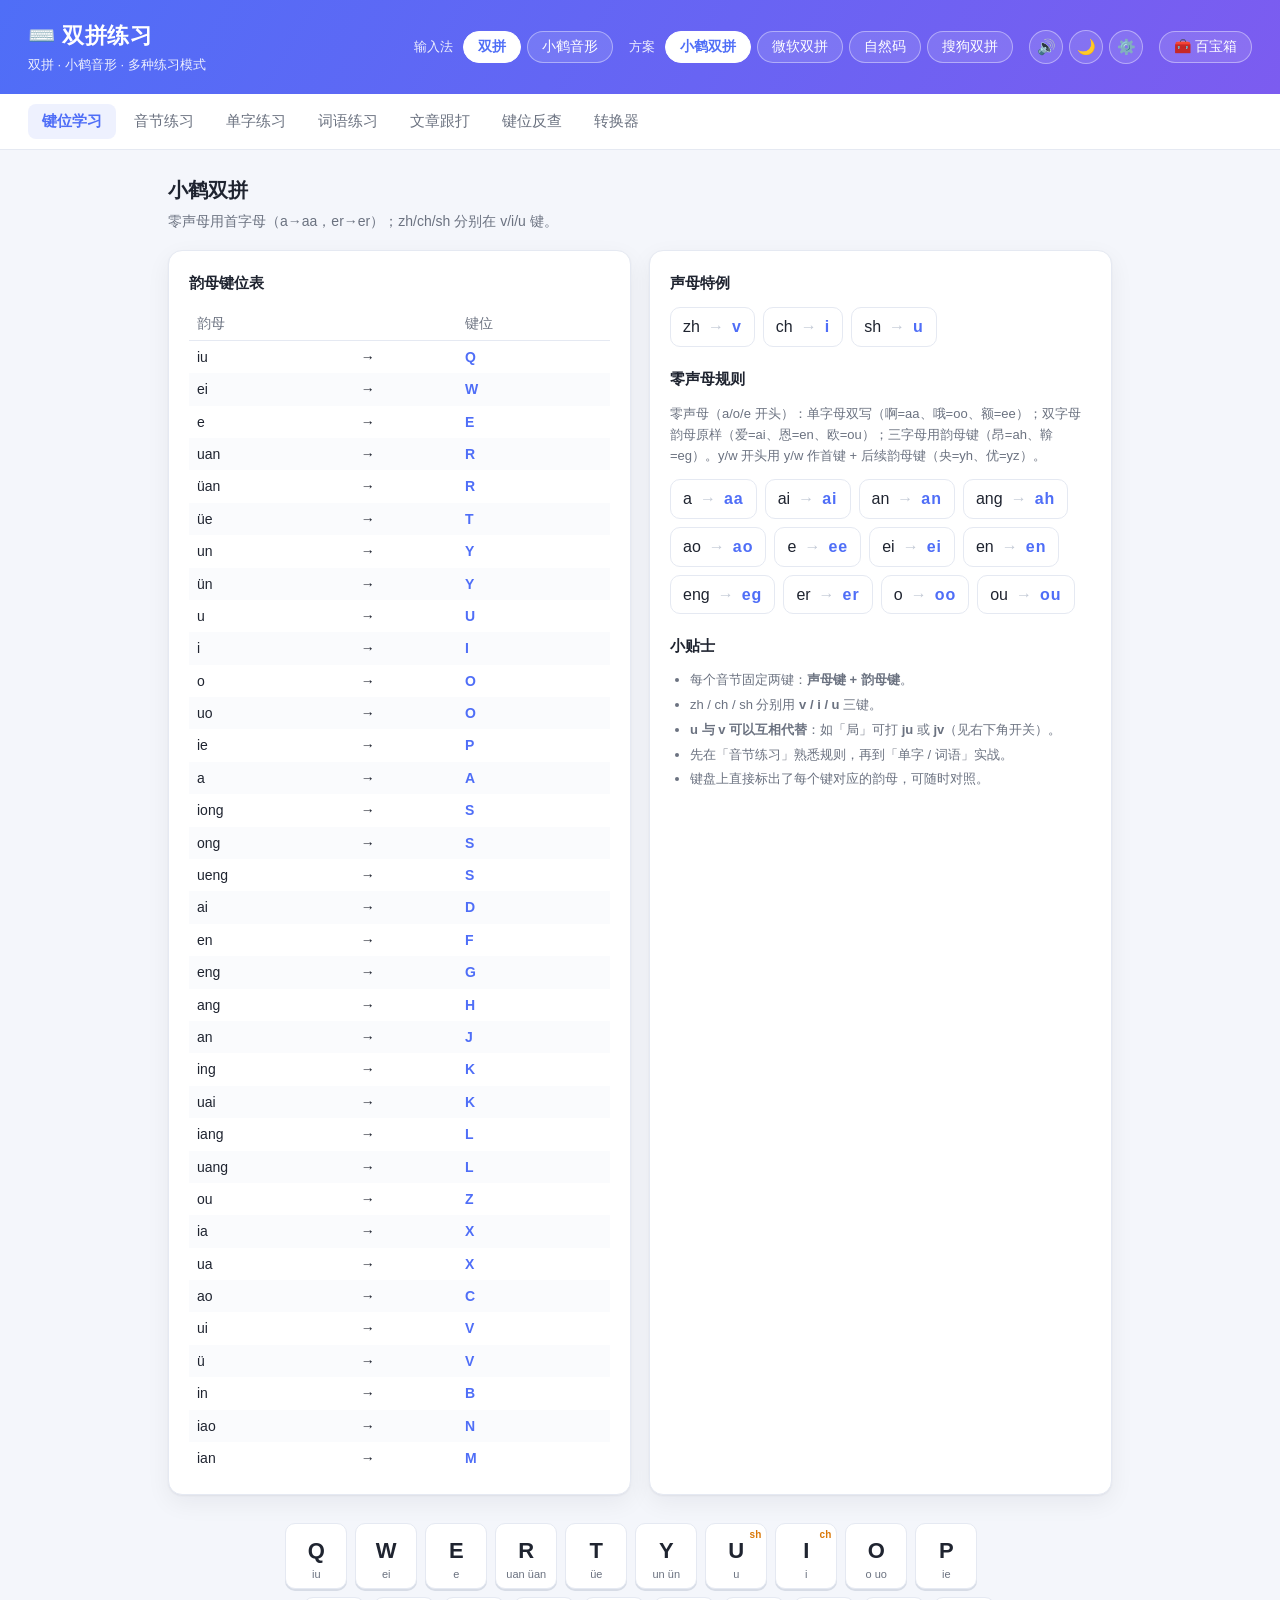
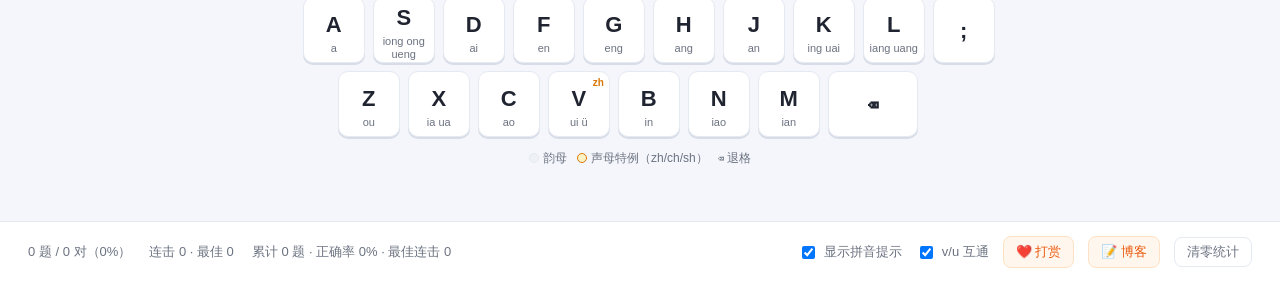
<file: index.html>
<!DOCTYPE html>
<html lang="zh-CN">
<head>
  <meta charset="UTF-8" />
  <meta name="viewport" content="width=device-width, initial-scale=1.0, viewport-fit=cover" />
  <title>双拼练习 · 多种模式</title>
  <link rel="stylesheet" href="style.css?v=6" />
</head>
<body>
  <header class="topbar">
    <div class="brand">
      <h1>⌨️ 双拼练习</h1>
      <p class="tagline">双拼 · 小鹤音形 · 多种练习模式</p>
    </div>
    <div class="topbar-right">
      <div class="ime-box">
        <span class="scheme-label">输入法</span>
        <div id="imeSwitch" class="ime-switch">
          <button class="ime-btn active" data-ime="shuangpin">双拼</button>
          <button class="ime-btn" data-ime="yinxing">小鹤音形</button>
        </div>
      </div>
      <div class="scheme-box" id="schemeBox">
        <span class="scheme-label">方案</span>
        <div id="schemeSelect" class="scheme-select"></div>
      </div>
      <div class="icon-group">
        <button id="soundBtn" class="icon-btn" title="敲击音效开关">🔊</button>
        <button id="themeBtn" class="icon-btn" title="深色模式">🌙</button>
        <button id="settingsBtn" class="icon-btn" title="设置">⚙️</button>
      </div>
      <button id="treasureBtn" class="treasure-btn" title="百宝箱">🧰 百宝箱</button>
    </div>
  </header>

  <nav class="nav" id="nav">
    <button class="nav-btn" data-mode="layout" data-ime="shuangpin">键位学习</button>
    <button class="nav-btn" data-mode="syllable" data-ime="shuangpin">音节练习</button>
    <button class="nav-btn" data-mode="character" data-ime="shuangpin">单字练习</button>
    <button class="nav-btn" data-mode="word" data-ime="shuangpin">词语练习</button>
    <button class="nav-btn" data-mode="passage" data-ime="shuangpin">文章跟打</button>
    <button class="nav-btn" data-mode="reverse" data-ime="shuangpin">键位反查</button>
    <button class="nav-btn" data-mode="converter" data-ime="shuangpin">转换器</button>
    <button class="nav-btn" data-mode="yxteach" data-ime="yinxing">音形教学</button>
    <button class="nav-btn" data-mode="yxpractice" data-ime="yinxing">音形练习</button>
  </nav>

  <main class="main">
    <!-- 键位学习 -->
    <section id="panel-layout" class="panel">
      <div class="panel-head">
        <h2 id="layoutName">小鹤双拼</h2>
        <p class="note" id="layoutNote"></p>
      </div>
      <div class="layout-grid">
        <div class="layout-card">
          <h3>韵母键位表</h3>
          <table class="final-table">
            <thead><tr><th>韵母</th><th></th><th>键位</th></tr></thead>
            <tbody id="finalTable"></tbody>
          </table>
        </div>
        <div class="layout-card">
          <h3>声母特例</h3>
          <div id="initialExamples" class="chip-wrap"></div>
          <h3>零声母规则</h3>
          <p class="hint-text">零声母（a/o/e 开头）：单字母双写（啊=aa、哦=oo、额=ee）；双字母韵母原样（爱=ai、恩=en、欧=ou）；三字母用韵母键（昂=ah、鞥=eg）。y/w 开头用 y/w 作首键 + 后续韵母键（央=yh、优=yz）。</p>
          <div id="zeroExamples" class="chip-wrap"></div>
          <h3>小贴士</h3>
          <ul class="tips">
            <li>每个音节固定两键：<b>声母键 + 韵母键</b>。</li>
            <li>zh / ch / sh 分别用 <b>v / i / u</b> 三键。</li>
            <li><b>u 与 v 可以互相代替</b>：如「局」可打 <b>ju</b> 或 <b>jv</b>（见右下角开关）。</li>
            <li>先在「音节练习」熟悉规则，再到「单字 / 词语」实战。</li>
            <li>键盘上直接标出了每个键对应的韵母，可随时对照。</li>
          </ul>
        </div>
      </div>
    </section>

    <!-- 音节练习 -->
    <section id="panel-syllable" class="panel">
      <div class="panel-head">
        <h2>音节练习</h2>
        <p class="note">看拼音音节，敲出它的双拼编码（两键）。</p>
      </div>
      <div class="drill">
        <div class="prompt" id="syPrompt"></div>
        <div class="slots" id="sySlots"></div>
        <div class="feedback" id="syFeedback"></div>
      </div>
    </section>

    <!-- 单字练习 -->
    <section id="panel-character" class="panel">
      <div class="panel-head">
        <h2>单字练习</h2>
        <p class="note">看汉字，敲出它的双拼编码。可在右上角开关拼音提示。</p>
      </div>
      <div class="drill">
        <div class="prompt" id="chPrompt"></div>
        <div class="hint" id="chHint"></div>
        <div class="slots" id="chSlots"></div>
        <div class="feedback" id="chFeedback"></div>
      </div>
    </section>

    <!-- 词语练习 -->
    <section id="panel-word" class="panel">
      <div class="panel-head">
        <h2>词语练习</h2>
        <p class="note">看词语，连续敲出每个字的双拼编码。</p>
      </div>
      <div class="drill">
        <div class="prompt" id="wdPrompt"></div>
        <div class="hint" id="wdHint"></div>
        <div class="slots" id="wdSlots"></div>
        <div class="feedback" id="wdFeedback"></div>
      </div>
    </section>

    <!-- 文章跟打 -->
    <section id="panel-passage" class="panel">
      <div class="panel-head">
        <h2>文章跟打</h2>
        <p class="note">逐字输入双拼编码，跟打整句。绿色对、红色错，结束后统计速度。</p>
      </div>
      <div class="drill">
        <div class="passage-text" id="psText"></div>
        <div class="hint" id="psHint"></div>
        <div class="slots" id="psSlots"></div>
        <div class="feedback" id="psFeedback"></div>
        <div id="psResult" class="ps-result"></div>
        <button class="start-btn" id="psStart">开始 / 换一段</button>
      </div>
    </section>

    <!-- 键位反查 -->
    <section id="panel-reverse" class="panel">
      <div class="panel-head">
        <h2>键位反查</h2>
        <p class="note">反向记忆：看韵母敲键位，或看键位选韵母。</p>
        <div class="seg">
          <button id="rvF2k" class="seg-btn active">韵母 → 键位</button>
          <button id="rvK2f" class="seg-btn">键位 → 韵母</button>
        </div>
      </div>
      <div class="drill">
        <div class="prompt" id="rvPrompt"></div>
        <div class="hint" id="rvHint"></div>
        <div class="slots" id="rvSlots"></div>
        <div id="rvChoices" class="choices"></div>
        <div class="feedback" id="rvFeedback"></div>
      </div>
    </section>

    <!-- 转换器 -->
    <section id="panel-converter" class="panel">
      <div class="panel-head">
        <h2>拼音 → 双拼转换器</h2>
        <p class="note">输入拼音音节（空格分隔），实时转换为当前方案的双拼编码。</p>
      </div>
      <div class="converter">
        <input id="cvInput" class="cv-input" type="text" placeholder="例如：zhong guo shuang pin" autocomplete="off" spellcheck="false" />
        <div id="cvOutput" class="cv-output"></div>
      </div>
    </section>

    <!-- 音形教学 -->
    <section id="panel-yxteach" class="panel">
      <div class="panel-head">
        <h2>小鹤音形 · 教学</h2>
        <p class="note">小鹤音形 = <b>音码</b>（小鹤双拼，2 键）+ <b>形码</b>（首形 + 末形，2 键），每字共 4 键。</p>
      </div>
      <div class="yx-cols">
        <div class="layout-card">
          <h3>① 笔画键（拆分最小单元）</h3>
          <table class="final-table" id="yxStrokeTable"><tbody></tbody></table>
          <h3>③ 小字字根（按声母定键，免记忆）</h3>
          <p class="hint-text">「小字」是不能再拆出字/部件、或由单笔画衍生的独体字，取其<b>声母</b>所在的键即可（zh→v、ch→i、sh→u）。</p>
          <div id="yxXiaozi" class="yx-root-list"></div>
        </div>
        <div class="layout-card">
          <h3>② 部件字根（偏旁部首，按称谓定键）</h3>
          <table class="final-table yx-bj"><tbody id="yxBujianTable"></tbody></table>
        </div>
      </div>
      <div class="layout-card yx-rules">
        <h3>④ 拆分规则</h3>
        <ul class="tips">
          <li><b>字取首末</b>：取字的首、末两个字根（小字/部件），孰大优先，无则取笔画。</li>
          <li><b>相交不拆</b>：字根与其它笔画相交则被破坏，不取（如「中」不能拆「口」）。</li>
          <li><b>插隔不取</b>：字根被单笔插入或被结构隔开，则不再是字根（如「办」取「力丶」）。</li>
          <li><b>廴辶优先</b>：以「廴 辶」为部首的字，首码先取（如「这=辶文」「建=廴聿」）。</li>
        </ul>
        <h3>⑤ 示例</h3>
        <div id="yxExamples" class="chip-wrap"></div>
      </div>
    </section>

    <!-- 音形练习 -->
    <section id="panel-yxpractice" class="panel">
      <div class="panel-head">
        <h2>音形练习</h2>
        <p class="note">看汉字，敲出它的完整音形码（音码 2 键 + 形码 2 键）。</p>
      </div>
      <div class="drill">
        <div class="prompt" id="yxPrompt"></div>
        <div class="hint" id="yxHint"></div>
        <div class="slots" id="yxSlots"></div>
        <div class="feedback" id="yxFeedback"></div>
      </div>
    </section>

    <!-- 键盘 -->
    <div id="keyboardWrap" class="keyboard-wrap">
      <p class="kb-tip">👆 点按键盘即可输入（手机/平板可直接使用）</p>
      <div id="keyboard" class="keyboard"></div>
      <p class="kb-legend"><span class="dot dot-final"></span>韵母 &nbsp; <span class="dot dot-initial"></span>声母特例（zh/ch/sh） &nbsp; ⌫ 退格</p>
    </div>
  </main>

  <footer class="footer">
    <div class="stats">
      <span id="statSession">0 题 / 0 对</span>
      <span id="statStreak">连击 0</span>
      <span id="statAll">累计 0 题</span>
    </div>
    <div class="tools">
      <label class="hint-toggle"><input type="checkbox" id="hintToggle" /> 显示拼音提示</label>
      <label class="hint-toggle"><input type="checkbox" id="vuToggle" checked /> v/u 互通</label>
      <a class="donate-link" href="donate.html">❤️ 打赏</a>
      <a class="donate-link" href="blog/">📝 博客</a>
      <button id="resetStats" class="ghost-btn">清零统计</button>
    </div>
  </footer>

  <!-- 百宝箱 -->
  <div class="treasure-overlay" id="treasureOverlay">
    <div class="treasure-modal" role="dialog" aria-modal="true" aria-label="百宝箱">
      <div class="treasure-head">
        <h2>🧰 百宝箱</h2>
        <p>点一个宝贝，看看会发生什么奇怪的事 👀</p>
        <button class="treasure-close" id="treasureClose" aria-label="关闭">×</button>
      </div>
      <div class="treasure-grid" id="treasureGrid">
        <button class="treasure-item" data-t="random"><span class="t-ico">🎲</span><span>抽一个</span></button>
        <button class="treasure-item" data-t="trivia"><span class="t-ico">💡</span><span>双拼冷知识</span></button>
        <button class="treasure-item" data-t="dujitang"><span class="t-ico">🐔</span><span>毒鸡汤</span></button>
        <button class="treasure-item" data-t="fortune"><span class="t-ico">🔮</span><span>今日运势</span></button>
        <button class="treasure-item" data-t="mars"><span class="t-ico">👽</span><span>火星文翻译</span></button>
        <button class="treasure-item" data-t="sound"><span class="t-ico">⌨️</span><span>打字音效</span></button>
        <button class="treasure-item" data-t="confetti"><span class="t-ico">🎊</span><span>答对彩蛋</span></button>
        <button class="treasure-item" data-t="catpaw"><span class="t-ico">🐾</span><span>猫爪光标</span></button>
      </div>
      <div class="treasure-output" id="treasureOutput"></div>
    </div>
  </div>

  <!-- 设置 -->
  <div class="treasure-overlay" id="settingsOverlay">
    <div class="treasure-modal" role="dialog" aria-modal="true" aria-label="设置">
      <div class="treasure-head">
        <h2>⚙️ 设置</h2>
        <p>调成你最舒服的样子</p>
        <button class="treasure-close" id="settingsClose" aria-label="关闭">×</button>
      </div>
      <div class="settings-body">
        <div class="set-row">
          <span class="set-label">主题</span>
          <div class="seg" id="setTheme">
            <button class="seg-btn" data-theme="light">☀️ 浅色</button>
            <button class="seg-btn" data-theme="dark">🌙 深色</button>
          </div>
        </div>
        <div class="set-row">
          <span class="set-label">敲击音效</span>
          <label class="hint-toggle"><input type="checkbox" id="setSound" /> 开启</label>
        </div>
        <div class="set-row">
          <span class="set-label">音色</span>
          <div class="seg" id="setTimbre">
            <button class="seg-btn" data-timbre="click">青轴</button>
            <button class="seg-btn" data-timbre="thock">红轴</button>
            <button class="seg-btn" data-timbre="typewriter">打字机</button>
            <button class="seg-btn" data-timbre="pop">气泡</button>
          </div>
        </div>
        <div class="set-row">
          <span class="set-label">音量</span>
          <input type="range" id="setVolume" class="set-range" min="0" max="100" step="1" />
          <span class="set-val" id="setVolumeVal">35%</span>
        </div>
        <div class="set-row">
          <span class="set-label">提示音</span>
          <label class="hint-toggle"><input type="checkbox" id="setCorrect" /> 答对</label>
          <label class="hint-toggle"><input type="checkbox" id="setWrong" /> 答错</label>
        </div>
        <div class="set-row">
          <span class="set-label">趣味</span>
          <label class="hint-toggle"><input type="checkbox" id="setConfetti" /> 答对彩带</label>
          <label class="hint-toggle"><input type="checkbox" id="setCatpaw" /> 猫爪光标</label>
        </div>
        <p class="hint-text">设置会自动保存在本机浏览器；音效首次需要敲一下键才会出声。</p>
      </div>
    </div>
  </div>

  <script src="data.js?v=6"></script>
  <script src="app.js?v=6"></script>
</body>
</html>
</file>
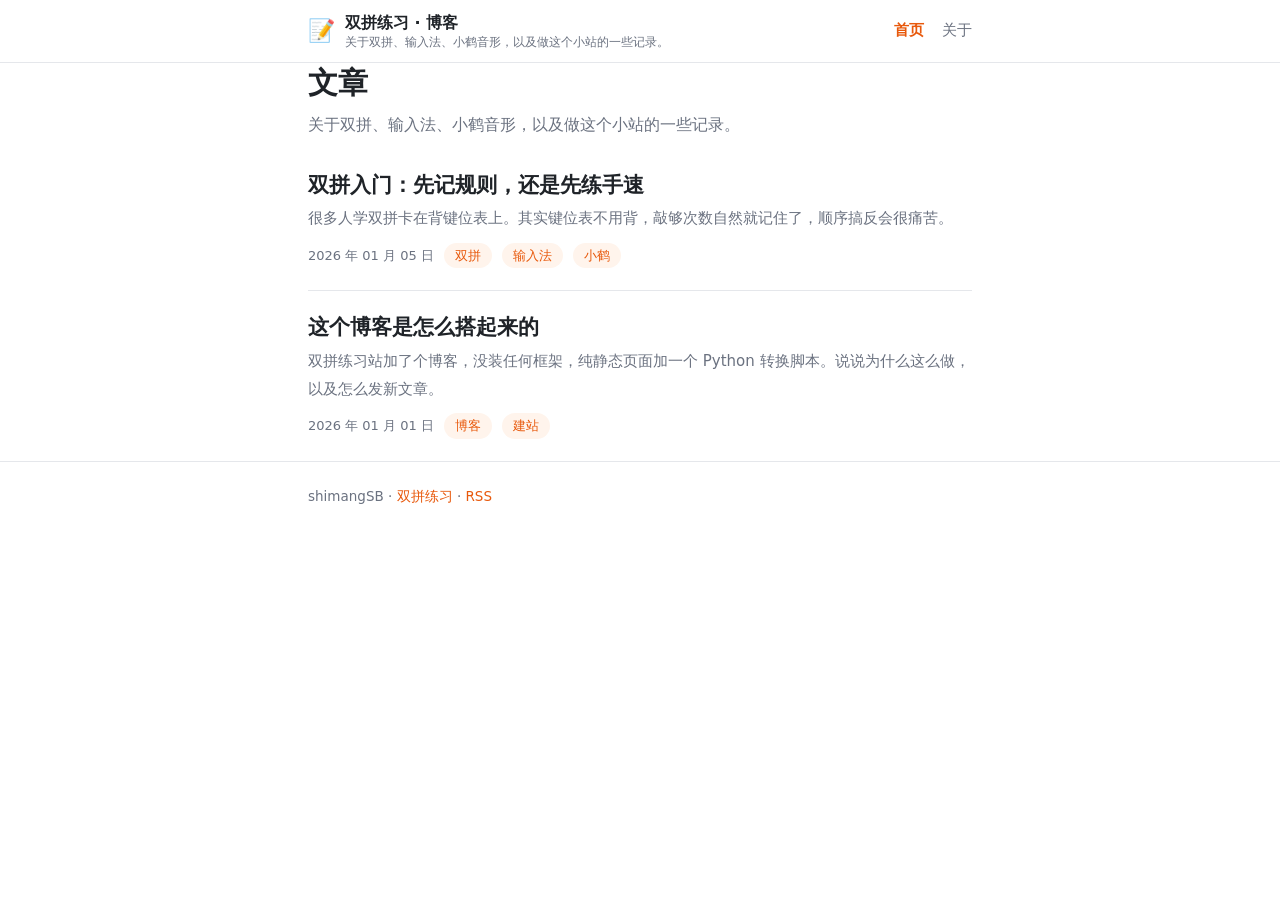
<file: blog/index.html>
<!DOCTYPE html>
<html lang="zh-CN">
<head>
<meta charset="UTF-8" />
<meta name="viewport" content="width=device-width, initial-scale=1.0, viewport-fit=cover" />
<meta name="color-scheme" content="light dark" />
<title>文章 · 双拼练习 · 博客</title>
<meta name="description" content="关于双拼、输入法、小鹤音形，以及做这个小站的一些记录。" />
<link rel="stylesheet" href="style.css" />
<link rel="alternate" type="application/rss+xml" title="双拼练习 · 博客" href="feed.xml" />
</head>
<body>
<header class="site-head">
  <div class="wrap head-inner">
    <a class="brand" href="index.html">
      <span class="brand-mark">📝</span>
      <span class="brand-text">
        <strong>双拼练习 · 博客</strong>
        <small>关于双拼、输入法、小鹤音形，以及做这个小站的一些记录。</small>
      </span>
    </a>
    <nav class="site-nav"><a class="active" href="index.html">首页</a><a class="" href="about.html">关于</a></nav>
  </div>
</header>

<main class="wrap">
<h1>文章</h1>
<p class="page-intro">关于双拼、输入法、小鹤音形，以及做这个小站的一些记录。</p>
<ul class="post-list">
<li>
  <h2><a href="posts/shuangpin-ru-men.html">双拼入门：先记规则，还是先练手速</a></h2>
  <p class="summary">很多人学双拼卡在背键位表上。其实键位表不用背，敲够次数自然就记住了，顺序搞反会很痛苦。</p>
  <div class="meta"><time datetime="2026-01-05">2026 年 01 月 05 日</time><span class="tag">双拼</span><span class="tag">输入法</span><span class="tag">小鹤</span></div>
</li>
<li>
  <h2><a href="posts/hello-blog.html">这个博客是怎么搭起来的</a></h2>
  <p class="summary">双拼练习站加了个博客，没装任何框架，纯静态页面加一个 Python 转换脚本。说说为什么这么做，以及怎么发新文章。</p>
  <div class="meta"><time datetime="2026-01-01">2026 年 01 月 01 日</time><span class="tag">博客</span><span class="tag">建站</span></div>
</li>
</ul>
</main>

<footer class="site-foot">
  <div class="wrap">
    <p>shimangSB · <a href="../">双拼练习</a> · <a href="feed.xml">RSS</a></p>
  </div>
</footer>
</body>
</html>
</file>
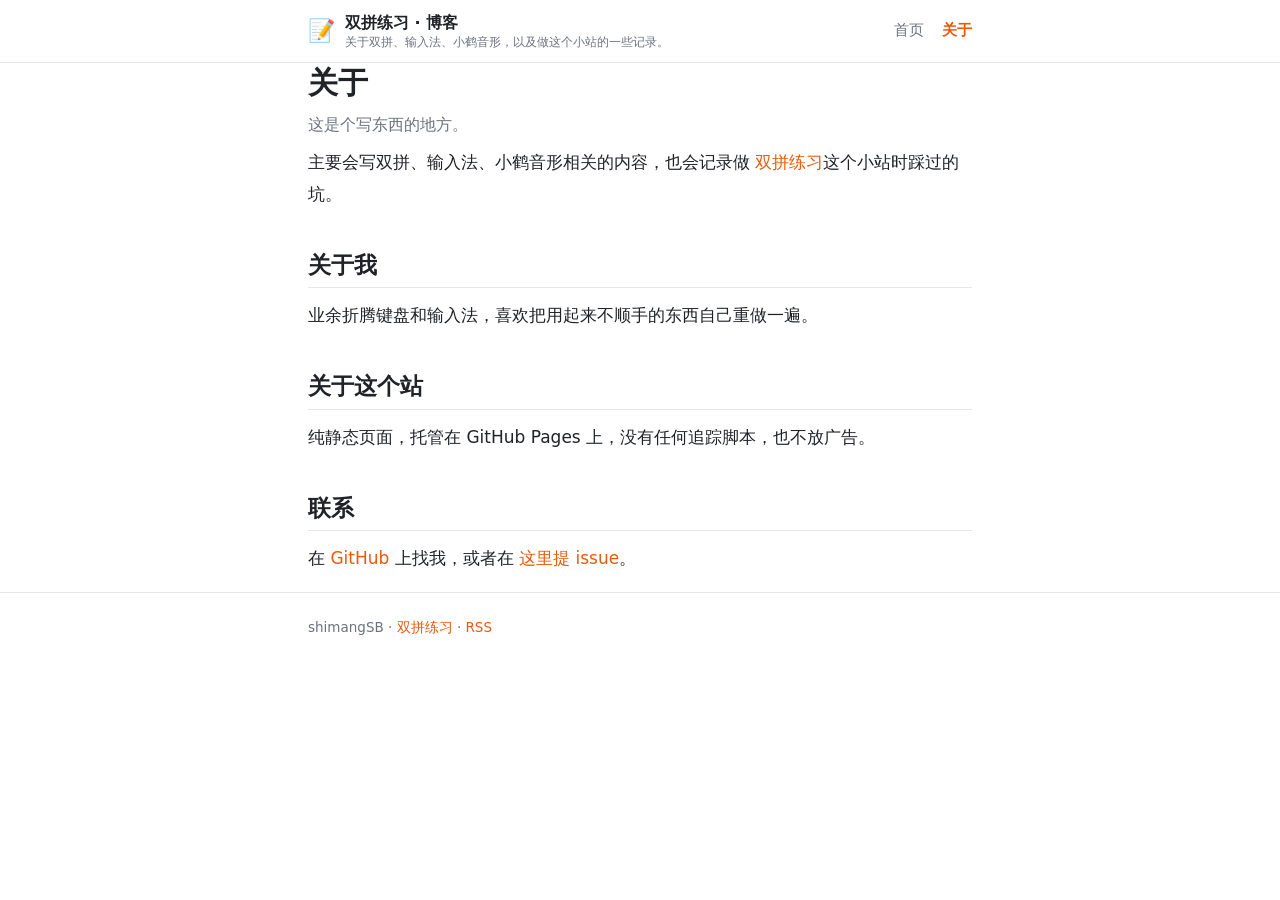
<file: blog/about.html>
<!DOCTYPE html>
<html lang="zh-CN">
<head>
<meta charset="UTF-8" />
<meta name="viewport" content="width=device-width, initial-scale=1.0, viewport-fit=cover" />
<meta name="color-scheme" content="light dark" />
<title>关于 · 双拼练习 · 博客</title>

<link rel="stylesheet" href="style.css" />
<link rel="alternate" type="application/rss+xml" title="双拼练习 · 博客" href="feed.xml" />
</head>
<body>
<header class="site-head">
  <div class="wrap head-inner">
    <a class="brand" href="index.html">
      <span class="brand-mark">📝</span>
      <span class="brand-text">
        <strong>双拼练习 · 博客</strong>
        <small>关于双拼、输入法、小鹤音形，以及做这个小站的一些记录。</small>
      </span>
    </a>
    <nav class="site-nav"><a class="" href="index.html">首页</a><a class="active" href="about.html">关于</a></nav>
  </div>
</header>

<main class="wrap">
<h1>关于</h1>
<p class="page-intro">这是个写东西的地方。</p>
<p>主要会写双拼、输入法、小鹤音形相关的内容，也会记录做
<a href="../">双拼练习</a>这个小站时踩过的坑。</p>
<h2>关于我</h2>
<p>业余折腾键盘和输入法，喜欢把用起来不顺手的东西自己重做一遍。</p>
<h2>关于这个站</h2>
<p>纯静态页面，托管在 GitHub Pages 上，没有任何追踪脚本，也不放广告。</p>
<h2>联系</h2>
<p>在 <a href="https://github.com/shimangSB">GitHub</a> 上找我，或者在
<a href="https://github.com/shimangSB/shuangpin-practice/issues">这里提 issue</a>。</p>

</main>

<footer class="site-foot">
  <div class="wrap">
    <p>shimangSB · <a href="../">双拼练习</a> · <a href="feed.xml">RSS</a></p>
  </div>
</footer>
</body>
</html>
</file>
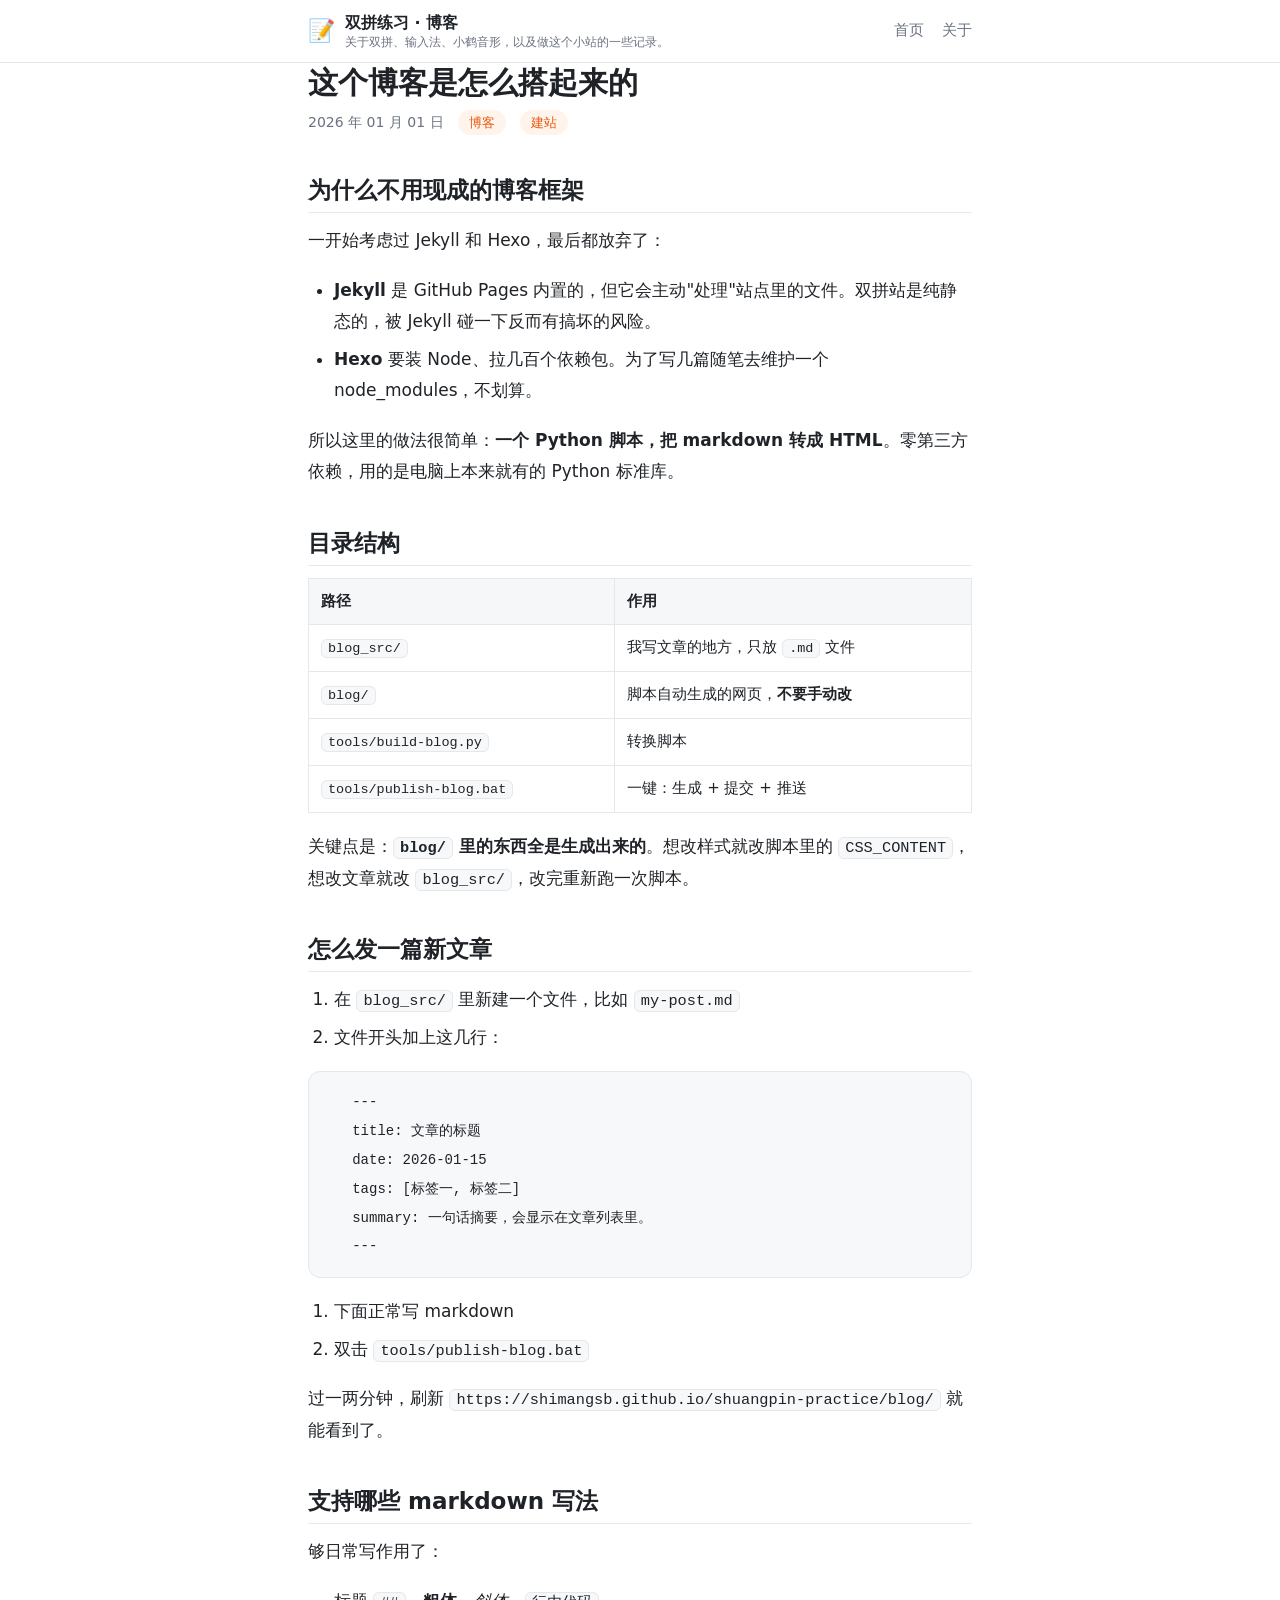
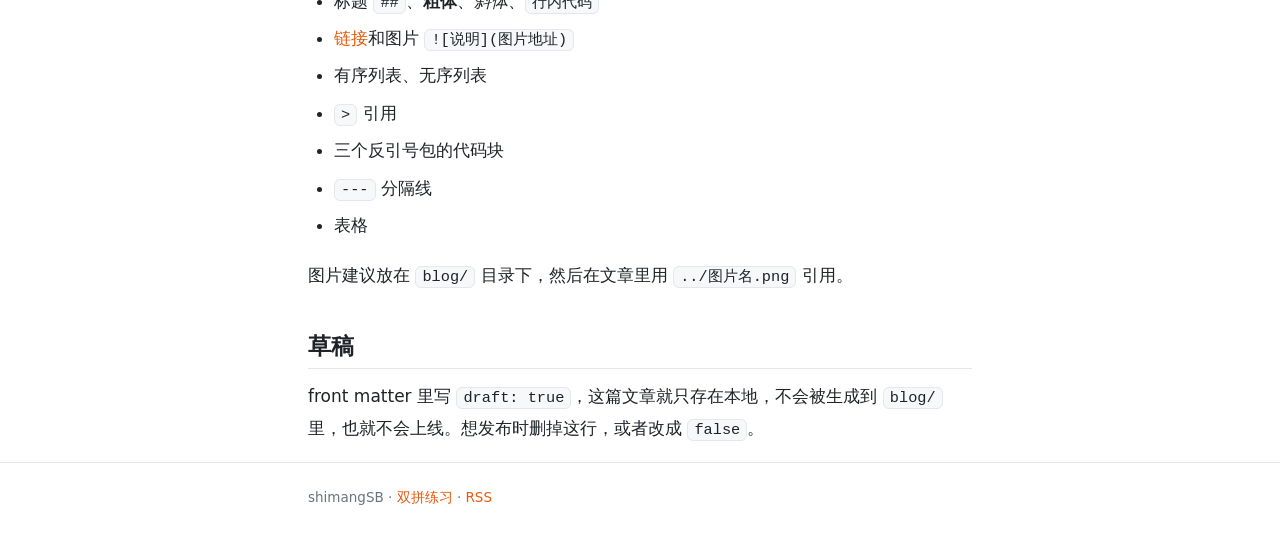
<file: blog/posts/hello-blog.html>
<!DOCTYPE html>
<html lang="zh-CN">
<head>
<meta charset="UTF-8" />
<meta name="viewport" content="width=device-width, initial-scale=1.0, viewport-fit=cover" />
<meta name="color-scheme" content="light dark" />
<title>这个博客是怎么搭起来的 · 双拼练习 · 博客</title>
<meta name="description" content="双拼练习站加了个博客，没装任何框架，纯静态页面加一个 Python 转换脚本。说说为什么这么做，以及怎么发新文章。" />
<link rel="stylesheet" href="../style.css" />
<link rel="alternate" type="application/rss+xml" title="双拼练习 · 博客" href="../feed.xml" />
</head>
<body>
<header class="site-head">
  <div class="wrap head-inner">
    <a class="brand" href="../index.html">
      <span class="brand-mark">📝</span>
      <span class="brand-text">
        <strong>双拼练习 · 博客</strong>
        <small>关于双拼、输入法、小鹤音形，以及做这个小站的一些记录。</small>
      </span>
    </a>
    <nav class="site-nav"><a class="" href="../index.html">首页</a><a class="" href="../about.html">关于</a></nav>
  </div>
</header>

<main class="wrap">
<article>
<h1>这个博客是怎么搭起来的</h1>
<div class="post-meta"><time datetime="2026-01-01">2026 年 01 月 01 日</time><span class="tag">博客</span><span class="tag">建站</span></div>
<h2>为什么不用现成的博客框架</h2>
<p>一开始考虑过 Jekyll 和 Hexo，最后都放弃了：</p>
<ul>
<li><strong>Jekyll</strong> 是 GitHub Pages 内置的，但它会主动"处理"站点里的文件。双拼站是纯静态的，被 Jekyll 碰一下反而有搞坏的风险。</li>
<li><strong>Hexo</strong> 要装 Node、拉几百个依赖包。为了写几篇随笔去维护一个 node_modules，不划算。</li>
</ul>
<p>所以这里的做法很简单：<strong>一个 Python 脚本，把 markdown 转成 HTML</strong>。零第三方依赖，用的是电脑上本来就有的 Python 标准库。</p>
<h2>目录结构</h2>
<table>
<thead><tr><th>路径</th><th>作用</th></tr></thead>
<tbody>
<tr><td><code>blog_src/</code></td><td>我写文章的地方，只放 <code>.md</code> 文件</td></tr>
<tr><td><code>blog/</code></td><td>脚本自动生成的网页，<strong>不要手动改</strong></td></tr>
<tr><td><code>tools/build-blog.py</code></td><td>转换脚本</td></tr>
<tr><td><code>tools/publish-blog.bat</code></td><td>一键：生成 + 提交 + 推送</td></tr>
</tbody></table>
<p>关键点是：<strong><code>blog/</code> 里的东西全是生成出来的</strong>。想改样式就改脚本里的 <code>CSS_CONTENT</code>，想改文章就改 <code>blog_src/</code>，改完重新跑一次脚本。</p>
<h2>怎么发一篇新文章</h2>
<ol>
<li>在 <code>blog_src/</code> 里新建一个文件，比如 <code>my-post.md</code></li>
<li>文件开头加上这几行：</li>
</ol>
<pre><code class="language-markdown">   ---
   title: 文章的标题
   date: 2026-01-15
   tags: [标签一, 标签二]
   summary: 一句话摘要，会显示在文章列表里。
   ---</code></pre>
<ol>
<li>下面正常写 markdown</li>
<li>双击 <code>tools/publish-blog.bat</code></li>
</ol>
<p>过一两分钟，刷新 <code>https://shimangsb.github.io/shuangpin-practice/blog/</code> 就能看到了。</p>
<h2>支持哪些 markdown 写法</h2>
<p>够日常写作用了：</p>
<ul>
<li>标题 <code>##</code>、<strong>粗体</strong>、<em>斜体</em>、<code>行内代码</code></li>
<li><a href="https://example.com">链接</a>和图片 <code>![说明](图片地址)</code></li>
<li>有序列表、无序列表</li>
<li><code>&gt;</code> 引用</li>
<li>三个反引号包的代码块</li>
<li><code>---</code> 分隔线</li>
<li>表格</li>
</ul>
<p>图片建议放在 <code>blog/</code> 目录下，然后在文章里用 <code>../图片名.png</code> 引用。</p>
<h2>草稿</h2>
<p>front matter 里写 <code>draft: true</code>，这篇文章就只存在本地，不会被生成到 <code>blog/</code> 里，也就不会上线。想发布时删掉这行，或者改成 <code>false</code>。</p>
</article>
</main>

<footer class="site-foot">
  <div class="wrap">
    <p>shimangSB · <a href="../">双拼练习</a> · <a href="../feed.xml">RSS</a></p>
  </div>
</footer>
</body>
</html>
</file>
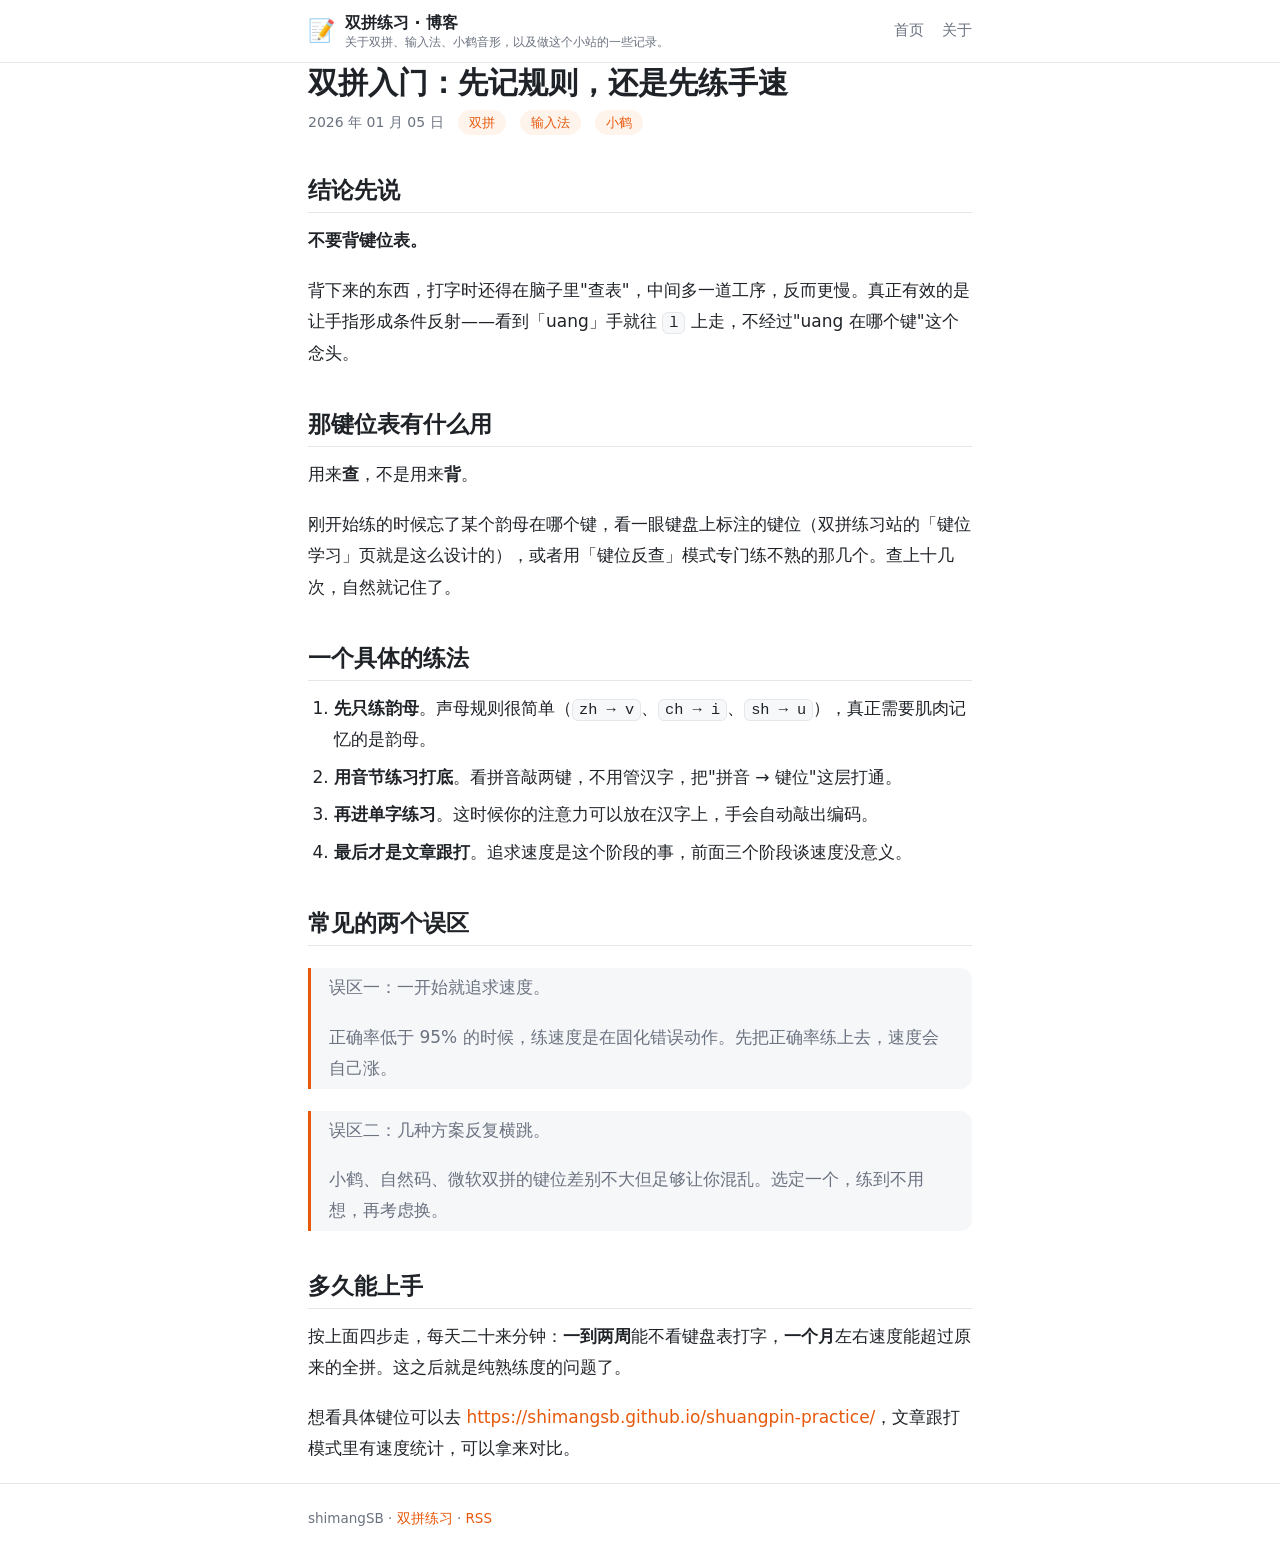
<file: blog/posts/shuangpin-ru-men.html>
<!DOCTYPE html>
<html lang="zh-CN">
<head>
<meta charset="UTF-8" />
<meta name="viewport" content="width=device-width, initial-scale=1.0, viewport-fit=cover" />
<meta name="color-scheme" content="light dark" />
<title>双拼入门：先记规则，还是先练手速 · 双拼练习 · 博客</title>
<meta name="description" content="很多人学双拼卡在背键位表上。其实键位表不用背，敲够次数自然就记住了，顺序搞反会很痛苦。" />
<link rel="stylesheet" href="../style.css" />
<link rel="alternate" type="application/rss+xml" title="双拼练习 · 博客" href="../feed.xml" />
</head>
<body>
<header class="site-head">
  <div class="wrap head-inner">
    <a class="brand" href="../index.html">
      <span class="brand-mark">📝</span>
      <span class="brand-text">
        <strong>双拼练习 · 博客</strong>
        <small>关于双拼、输入法、小鹤音形，以及做这个小站的一些记录。</small>
      </span>
    </a>
    <nav class="site-nav"><a class="" href="../index.html">首页</a><a class="" href="../about.html">关于</a></nav>
  </div>
</header>

<main class="wrap">
<article>
<h1>双拼入门：先记规则，还是先练手速</h1>
<div class="post-meta"><time datetime="2026-01-05">2026 年 01 月 05 日</time><span class="tag">双拼</span><span class="tag">输入法</span><span class="tag">小鹤</span></div>
<h2>结论先说</h2>
<p><strong>不要背键位表。</strong></p>
<p>背下来的东西，打字时还得在脑子里"查表"，中间多一道工序，反而更慢。真正有效的是让手指形成条件反射——看到「uang」手就往 <code>l</code> 上走，不经过"uang 在哪个键"这个念头。</p>
<h2>那键位表有什么用</h2>
<p>用来<strong>查</strong>，不是用来<strong>背</strong>。</p>
<p>刚开始练的时候忘了某个韵母在哪个键，看一眼键盘上标注的键位（双拼练习站的「键位学习」页就是这么设计的），或者用「键位反查」模式专门练不熟的那几个。查上十几次，自然就记住了。</p>
<h2>一个具体的练法</h2>
<ol>
<li><strong>先只练韵母</strong>。声母规则很简单（<code>zh → v</code>、<code>ch → i</code>、<code>sh → u</code>），真正需要肌肉记忆的是韵母。</li>
<li><strong>用音节练习打底</strong>。看拼音敲两键，不用管汉字，把"拼音 → 键位"这层打通。</li>
<li><strong>再进单字练习</strong>。这时候你的注意力可以放在汉字上，手会自动敲出编码。</li>
<li><strong>最后才是文章跟打</strong>。追求速度是这个阶段的事，前面三个阶段谈速度没意义。</li>
</ol>
<h2>常见的两个误区</h2>
<blockquote>
<p>误区一：一开始就追求速度。</p>
<p>正确率低于 95% 的时候，练速度是在固化错误动作。先把正确率练上去，速度会自己涨。</p>
</blockquote>
<blockquote>
<p>误区二：几种方案反复横跳。</p>
<p>小鹤、自然码、微软双拼的键位差别不大但足够让你混乱。选定一个，练到不用想，再考虑换。</p>
</blockquote>
<h2>多久能上手</h2>
<p>按上面四步走，每天二十来分钟：<strong>一到两周</strong>能不看键盘表打字，<strong>一个月</strong>左右速度能超过原来的全拼。这之后就是纯熟练度的问题了。</p>
<p>想看具体键位可以去 <a href="https://shimangsb.github.io/shuangpin-practice/">https://shimangsb.github.io/shuangpin-practice/</a>，文章跟打模式里有速度统计，可以拿来对比。</p>
</article>
</main>

<footer class="site-foot">
  <div class="wrap">
    <p>shimangSB · <a href="../">双拼练习</a> · <a href="../feed.xml">RSS</a></p>
  </div>
</footer>
</body>
</html>
</file>
<file: style.css>
:root {
  --bg: #f4f6fb;
  --card: #ffffff;
  --ink: #1f2430;
  --muted: #6b7280;
  --line: #e5e9f2;
  --accent: #4f6ef7;
  --accent-soft: #eef1fe;
  --green: #16a34a;
  --green-soft: #e7f6ec;
  --red: #dc2626;
  --red-soft: #fdecec;
  --amber: #d97706;
  --radius: 14px;
  --shadow: 0 1px 2px rgba(16, 24, 40, .05), 0 8px 24px rgba(16, 24, 40, .06);
}

* { box-sizing: border-box; }

html, body { margin: 0; padding: 0; }

body {
  font-family: -apple-system, BlinkMacSystemFont, "Segoe UI", "PingFang SC",
    "Microsoft YaHei", "Hiragino Sans GB", sans-serif;
  background: var(--bg);
  color: var(--ink);
  line-height: 1.6;
  min-height: 100vh;
  display: flex;
  flex-direction: column;
}

/* ---------- 顶栏 ---------- */
.topbar {
  display: flex;
  flex-wrap: wrap;
  gap: 16px;
  align-items: center;
  justify-content: space-between;
  padding: 18px 28px;
  background: linear-gradient(120deg, #4f6ef7, #7c5cf0);
  color: #fff;
}
.brand h1 { margin: 0; font-size: 22px; letter-spacing: .5px; }
.tagline { margin: 2px 0 0; font-size: 13px; opacity: .9; }
.scheme-box { display: flex; align-items: center; gap: 10px; }
.scheme-label { font-size: 13px; opacity: .9; }
.scheme-select { display: flex; gap: 6px; flex-wrap: wrap; }
.scheme-btn {
  border: 1px solid rgba(255,255,255,.4);
  background: rgba(255,255,255,.12);
  color: #fff;
  padding: 6px 14px;
  border-radius: 999px;
  cursor: pointer;
  font-size: 14px;
  transition: .15s;
}
.scheme-btn:hover { background: rgba(255,255,255,.24); }
.scheme-btn.active { background: #fff; color: #4f6ef7; border-color: #fff; font-weight: 600; }
.topbar-right { display: flex; align-items: center; gap: 16px; flex-wrap: wrap; }
.treasure-btn {
  border: 1px solid rgba(255,255,255,.4);
  background: rgba(255,255,255,.12);
  color: #fff;
  padding: 6px 14px;
  border-radius: 999px;
  cursor: pointer;
  font-size: 14px;
  transition: .15s;
}
.treasure-btn:hover { background: rgba(255,255,255,.24); }

/* 输入法切换 */
.ime-box { display: flex; align-items: center; gap: 10px; }
.ime-switch { display: flex; gap: 6px; }
.ime-btn {
  border: 1px solid rgba(255,255,255,.4);
  background: rgba(255,255,255,.12);
  color: #fff;
  padding: 6px 14px;
  border-radius: 999px;
  cursor: pointer;
  font-size: 14px;
  transition: .15s;
}
.ime-btn:hover { background: rgba(255,255,255,.24); }
.ime-btn.active { background: #fff; color: #4f6ef7; border-color: #fff; font-weight: 600; }

/* 顶栏图标按钮 */
.icon-group { display: flex; gap: 6px; }
.icon-btn {
  width: 34px; height: 34px;
  border: 1px solid rgba(255,255,255,.4);
  background: rgba(255,255,255,.12);
  color: #fff;
  border-radius: 50%;
  cursor: pointer;
  font-size: 15px;
  line-height: 1;
  display: inline-flex; align-items: center; justify-content: center;
  transition: .15s;
}
.icon-btn:hover { background: rgba(255,255,255,.28); }
.icon-btn.off { opacity: .45; }

/* ---------- 导航 ---------- */
.nav {
  display: flex;
  gap: 4px;
  flex-wrap: wrap;
  padding: 10px 28px;
  background: #fff;
  border-bottom: 1px solid var(--line);
  position: sticky;
  top: 0;
  z-index: 10;
}
.nav-btn {
  border: none;
  background: transparent;
  color: var(--muted);
  padding: 8px 14px;
  border-radius: 8px;
  cursor: pointer;
  font-size: 15px;
  transition: .15s;
}
.nav-btn:hover { background: #f2f4f9; color: var(--ink); }
.nav-btn.active { background: var(--accent-soft); color: var(--accent); font-weight: 600; }

/* ---------- 主区域 ---------- */
.main {
  flex: 1;
  width: 100%;
  max-width: 1000px;
  margin: 0 auto;
  padding: 24px 28px 40px;
}

.panel { display: none; }
.panel.active { display: block; animation: fade .25s ease; }
@keyframes fade { from { opacity: 0; transform: translateY(6px); } to { opacity: 1; transform: none; } }

.panel-head h2 { margin: 0 0 4px; font-size: 20px; }
.panel-head .note { margin: 0 0 18px; color: var(--muted); font-size: 14px; }
.hint-text { color: var(--muted); font-size: 13px; }

/* ---------- 卡片 ---------- */
.layout-grid { display: grid; grid-template-columns: 1fr 1fr; gap: 18px; }
.layout-card {
  background: var(--card);
  border: 1px solid var(--line);
  border-radius: var(--radius);
  box-shadow: var(--shadow);
  padding: 20px;
}
.layout-card h3 { margin: 0 0 12px; font-size: 15px; }
.layout-card h3:not(:first-child) { margin-top: 20px; }
.tips { margin: 8px 0 0; padding-left: 20px; color: var(--muted); font-size: 13px; }
.tips li { margin: 4px 0; }

.final-table { width: 100%; border-collapse: collapse; font-size: 14px; }
.final-table th, .final-table td { padding: 5px 8px; text-align: left; }
.final-table thead th { color: var(--muted); font-weight: 500; border-bottom: 1px solid var(--line); }
.final-table tbody tr:nth-child(even) { background: #fafbfd; }
.t-final { font-variant-ligatures: none; }
.t-key { font-weight: 700; color: var(--accent); }

.chip-wrap { display: flex; flex-wrap: wrap; gap: 8px; }

/* ---------- 练习区 ---------- */
.drill {
  background: var(--card);
  border: 1px solid var(--line);
  border-radius: var(--radius);
  box-shadow: var(--shadow);
  padding: 40px 28px;
  display: flex;
  flex-direction: column;
  align-items: center;
  gap: 18px;
  text-align: center;
}
.prompt { min-height: 90px; display: flex; align-items: center; justify-content: center; }
.big-syllable { font-size: 52px; font-weight: 700; letter-spacing: 2px; color: var(--ink); }
.big-char { font-size: 88px; font-weight: 700; line-height: 1; }
.big-word { font-size: 52px; font-weight: 700; letter-spacing: 4px; }
.big-key { font-size: 56px; font-weight: 800; color: var(--accent); }
.hint { color: var(--muted); font-size: 15px; min-height: 22px; }

.slots { display: flex; gap: 12px; }
.slot {
  width: 58px; height: 64px;
  border: 2px dashed var(--line);
  border-radius: 12px;
  display: flex; align-items: center; justify-content: center;
  font-size: 30px; font-weight: 700; color: var(--ink);
  background: #fafbfd;
  transition: .12s;
}
.slot.filled { border-style: solid; border-color: var(--accent); background: var(--accent-soft); }

.feedback { font-size: 16px; min-height: 26px; color: var(--muted); }
.feedback.ok { color: var(--green); font-weight: 600; }
.feedback.err { color: var(--red); font-weight: 600; }

/* ---------- 文章跟打 ---------- */
.passage-text {
  font-size: 26px;
  letter-spacing: 3px;
  line-height: 2;
  min-height: 60px;
}
.ps-char { padding: 2px 1px; border-radius: 4px; }
.ps-char.current { background: var(--accent-soft); box-shadow: 0 0 0 2px var(--accent); color: var(--accent); font-weight: 700; }
.ps-char.done { color: #b8c0ce; }
.ps-char.done.ok { color: var(--green); }
.ps-char.done.bad { color: var(--red); text-decoration: underline; }

.ps-result { min-height: 70px; }
.ps-summary { display: flex; gap: 28px; justify-content: center; margin-top: 6px; }
.ps-summary div { text-align: center; }
.ps-summary b { display: block; font-size: 26px; color: var(--accent); }
.ps-summary span { font-size: 12px; color: var(--muted); }

.start-btn {
  border: none;
  background: var(--accent);
  color: #fff;
  padding: 10px 26px;
  border-radius: 999px;
  font-size: 15px;
  cursor: pointer;
  transition: .15s;
}
.start-btn:hover { background: #3f5ae0; }

/* ---------- 键位反查 ---------- */
.seg { display: inline-flex; gap: 4px; background: #eef1f6; border-radius: 10px; padding: 3px; margin-bottom: 14px; }
.seg-btn { border: none; background: transparent; padding: 6px 14px; border-radius: 8px; cursor: pointer; font-size: 14px; color: var(--muted); }
.seg-btn.active { background: #fff; color: var(--accent); font-weight: 600; box-shadow: 0 1px 3px rgba(16,24,40,.12); }

.choices { display: flex; gap: 12px; flex-wrap: wrap; justify-content: center; }
.choice-btn {
  border: 1px solid var(--line);
  background: #fff;
  padding: 10px 22px;
  border-radius: 10px;
  font-size: 18px;
  cursor: pointer;
  transition: .12s;
}
.choice-btn:hover { border-color: var(--accent); color: var(--accent); }
.choice-btn.correct { background: var(--green-soft); border-color: var(--green); color: var(--green); }
.choice-btn.wrong { background: var(--red-soft); border-color: var(--red); color: var(--red); }

/* ---------- 转换器 ---------- */
.converter { display: flex; flex-direction: column; gap: 16px; }
.cv-input {
  width: 100%;
  padding: 14px 16px;
  font-size: 18px;
  border: 1px solid var(--line);
  border-radius: 12px;
  outline: none;
  background: #fff;
  transition: .15s;
}
.cv-input:focus { border-color: var(--accent); box-shadow: 0 0 0 3px var(--accent-soft); }
.cv-output { display: flex; flex-wrap: wrap; gap: 10px; min-height: 40px; color: var(--muted); font-size: 14px; }
.cv-chip {
  display: inline-flex; align-items: center; gap: 8px;
  background: #fff; border: 1px solid var(--line); border-radius: 10px;
  padding: 6px 12px;
}
.cv-py { font-size: 16px; }
.cv-arrow { color: #c3cad6; }
.cv-code { font-weight: 700; color: var(--accent); font-size: 16px; letter-spacing: 1px; }
.cv-code.invalid { color: var(--red); }

/* ---------- 键盘 ---------- */
.keyboard-wrap { margin-top: 28px; text-align: center; }
.keyboard-wrap.hidden { display: none; }
/* 真实 QWERTY 错位：第 2 排右移 1/4 键，第 3 排右移 3/4 键 */
.keyboard {
  display: inline-flex;
  flex-direction: column;
  align-items: flex-start;
  gap: 8px;
  --ku: 62px;                 /* 键宽 */
  --kg: 8px;                  /* 键间距 */
  --step: calc(var(--ku) + var(--kg));
}
.kb-row { display: flex; gap: var(--kg); justify-content: flex-start; }
.kb-row:nth-child(2) { margin-left: calc(var(--step) * 0.25); }
.kb-row:nth-child(3) { margin-left: calc(var(--step) * 0.75); }
.kb-key {
  position: relative;
  width: var(--ku);
  height: 66px;
  flex: 0 0 auto;
  background: #fff;
  border: 1px solid var(--line);
  border-radius: 10px;
  box-shadow: 0 2px 0 #d7dce6;
  display: flex;
  flex-direction: column;
  align-items: center;
  justify-content: center;
  transition: .08s;
  cursor: pointer;
  user-select: none;
  -webkit-user-select: none;
  -webkit-tap-highlight-color: transparent;
  touch-action: manipulation;
}
.kb-key:active { transform: translateY(1px); box-shadow: 0 1px 0 #c9cfe0; }
.kb-key.kb-fn { width: calc(var(--ku) * 1.45); }
.kb-key.kb-fn .kb-letter { font-size: 20px; }
.kb-letter { font-size: 22px; font-weight: 700; }
.kb-finals { font-size: 11px; color: var(--muted); line-height: 1.15; text-align: center; }
.kb-initial {
  position: absolute; top: 3px; right: 5px;
  font-size: 10px; font-weight: 700; color: var(--amber);
}
.kb-key.kb-hit { background: var(--accent-soft); border-color: var(--accent); transform: translateY(1px); box-shadow: 0 1px 0 #c9cfe0; }
.kb-key.kb-correct { background: var(--green-soft); border-color: var(--green); }
.kb-key.kb-correct .kb-letter, .kb-key.kb-correct .kb-finals { color: var(--green); }
.kb-key.kb-wrong { background: var(--red-soft); border-color: var(--red); }
.kb-key.kb-wrong .kb-letter, .kb-key.kb-wrong .kb-finals { color: var(--red); }
.kb-legend { font-size: 12px; color: var(--muted); margin-top: 12px; }
.kb-tip { display: none; font-size: 13px; color: var(--muted); margin: 0 0 10px; }
body.touch .kb-tip { display: block; }
.dot { display: inline-block; width: 10px; height: 10px; border-radius: 50%; margin-right: 4px; vertical-align: -1px; }
.dot-final { background: #eef1f6; border: 1px solid var(--line); }
.dot-initial { background: #fef3c7; border: 1px solid var(--amber); }

/* ---------- 底栏 ---------- */
.footer {
  display: flex;
  flex-wrap: wrap;
  gap: 12px;
  align-items: center;
  justify-content: space-between;
  padding: 14px 28px;
  background: #fff;
  border-top: 1px solid var(--line);
  font-size: 13px;
  color: var(--muted);
}
.stats { display: flex; gap: 18px; }
.tools { display: flex; gap: 14px; align-items: center; }
.hint-toggle { display: flex; align-items: center; gap: 6px; cursor: pointer; }
.ghost-btn {
  border: 1px solid var(--line);
  background: #fff;
  color: var(--muted);
  padding: 5px 12px;
  border-radius: 8px;
  cursor: pointer;
  font-size: 13px;
}
.ghost-btn:hover { color: var(--red); border-color: var(--red); }
.donate-link {
  display: inline-flex;
  align-items: center;
  gap: 4px;
  padding: 5px 12px;
  border-radius: 8px;
  border: 1px solid #ffe0c2;
  background: #fff7ed;
  color: #ea580c;
  text-decoration: none;
  font-size: 13px;
}
.donate-link:hover { background: #ffedd5; border-color: #fdba74; }

/* ---------- 百宝箱 ---------- */
.treasure-overlay {
  position: fixed; top: 0; left: 0; right: 0; bottom: 0;
  background: rgba(15, 20, 32, .55);
  display: none;
  align-items: center; justify-content: center;
  z-index: 1000;
  padding: 20px;
}
.treasure-overlay.open { display: flex; animation: fade .2s ease; }
.treasure-modal {
  width: 100%; max-width: 620px;
  max-height: 86vh;
  overflow: auto;
  background: #fff;
  border-radius: 20px;
  box-shadow: 0 24px 80px rgba(0,0,0,.3);
  padding: 26px 26px 28px;
  position: relative;
}
.treasure-head { text-align: center; margin-bottom: 20px; }
.treasure-head h2 { margin: 0 0 4px; font-size: 24px; }
.treasure-head p { margin: 0; color: var(--muted); font-size: 14px; }
.treasure-close {
  position: absolute; top: 14px; right: 16px;
  width: 34px; height: 34px;
  border: none; border-radius: 50%;
  background: #f1f3f8; color: var(--muted);
  font-size: 22px; line-height: 1; cursor: pointer;
}
.treasure-close:hover { background: #e5e8f0; color: var(--ink); }

.treasure-grid {
  display: grid;
  grid-template-columns: repeat(4, 1fr);
  gap: 12px;
}
.treasure-item {
  display: flex; flex-direction: column; align-items: center; gap: 6px;
  padding: 16px 8px;
  border: 1px solid var(--line);
  border-radius: 14px;
  background: #fafbfd;
  cursor: pointer;
  font-size: 14px;
  color: var(--ink);
  transition: .14s;
}
.treasure-item .t-ico { font-size: 26px; }
.treasure-item:hover { border-color: var(--accent); background: var(--accent-soft); transform: translateY(-2px); }
.treasure-item.active { border-color: var(--green); background: var(--green-soft); box-shadow: inset 0 0 0 1px var(--green); }

.treasure-output { margin-top: 18px; min-height: 60px; }
.t-card {
  padding: 18px 20px;
  border-radius: 14px;
  font-size: 16px;
  line-height: 1.7;
  text-align: center;
}
.t-card .t-tag { font-size: 12px; font-weight: 700; letter-spacing: 1px; margin-bottom: 8px; opacity: .85; }
.t-trivia { background: #eef1fe; color: #3b4cd0; }
.t-dujitang { background: #fff4e5; color: #b45309; }
.t-fortune { background: #f3ecff; color: #6d28d9; }
.f-level { font-size: 22px; font-weight: 800; margin-bottom: 6px; }
.f-text { font-size: 15px; }

.mars-box { display: flex; flex-direction: column; gap: 12px; }
.mars-box input {
  width: 100%; padding: 12px 14px;
  font-size: 16px; border: 1px solid var(--line); border-radius: 10px;
  outline: none; background: #fff;
}
.mars-box input:focus { border-color: var(--accent); box-shadow: 0 0 0 3px var(--accent-soft); }
.mars-result { font-size: 20px; min-height: 30px; word-break: break-all; }

/* 彩带 */
.confetti {
  position: fixed;
  top: -24px;
  z-index: 9999;
  pointer-events: none;
  border-radius: 2px;
  animation: confetti-fall linear forwards;
}
@keyframes confetti-fall {
  0% { transform: translateY(0) rotate(0deg); opacity: 1; }
  100% { transform: translateY(110vh) rotate(720deg); opacity: 0; }
}

/* ---------- 小鹤音形 ---------- */
.yx-cols { display: grid; grid-template-columns: 1fr 1fr; gap: 18px; margin-bottom: 18px; }
.yx-cols .layout-card { margin: 0; }
.yx-rules { margin-top: 0; }
.yx-bj td { vertical-align: top; }
.t-memo { color: var(--muted); font-size: 12px; }
.yx-root-list { display: flex; flex-wrap: wrap; gap: 6px; }
.yx-root {
  display: inline-flex; align-items: baseline; gap: 5px;
  background: #fafbfd; border: 1px solid var(--line); border-radius: 8px;
  padding: 3px 9px; font-size: 13px; max-width: 100%;
}
.yx-key {
  font-weight: 800; color: var(--accent);
  background: var(--accent-soft); border-radius: 4px;
  padding: 0 5px; font-size: 12px;
}
.yx-chars { word-break: break-all; }
.cv-memo {
  font-size: 12px; color: var(--muted);
  border-left: 1px solid var(--line); padding-left: 8px; margin-left: 2px;
}

/* ---------- 设置面板 ---------- */
.settings-body { display: flex; flex-direction: column; gap: 4px; }
.set-row {
  display: flex; align-items: center; gap: 14px;
  padding: 12px 4px;
  border-bottom: 1px dashed var(--line);
  flex-wrap: wrap;
}
.set-row:last-of-type { border-bottom: none; }
.set-label { width: 84px; font-size: 14px; color: var(--muted); flex: none; }
.set-row .seg { margin-bottom: 0; }
.set-range { flex: 1; min-width: 140px; accent-color: var(--accent); }
.set-val { font-size: 13px; color: var(--muted); width: 42px; text-align: right; }

/* ---------- 深色模式 ---------- */
body.dark {
  --bg: #10131a;
  --card: #191e28;
  --ink: #e7eaf2;
  --muted: #949db0;
  --line: #2b3242;
  --accent: #8098ff;
  --accent-soft: #232b45;
  --green: #3ddc97;
  --green-soft: #15332a;
  --red: #ff8484;
  --red-soft: #3a1e1e;
  --shadow: 0 1px 2px rgba(0,0,0,.4), 0 8px 24px rgba(0,0,0,.35);
}
body.dark .topbar { background: linear-gradient(120deg, #2b3a6b, #46306e); }
body.dark .nav { background: #151a23; }
body.dark .nav-btn:hover { background: #1f2632; }
body.dark .footer { background: #151a23; }
body.dark .treasure-modal { background: #191e28; }
body.dark .treasure-close { background: #232a36; }
body.dark .treasure-item { background: #1f2531; }
body.dark .slot { background: #1f2531; }
body.dark .kb-key { background: #202634; box-shadow: 0 2px 0 #0d1118; }
body.dark .final-table tbody tr:nth-child(even) { background: #1d232e; }
body.dark .seg { background: #232a36; }
body.dark .seg-btn.active { background: #333c4d; color: #c7d2ff; }
body.dark .choice-btn { background: #1f2531; }
body.dark .cv-input, body.dark .mars-box input { background: #1f2531; }
body.dark .cv-chip { background: #1f2531; }
body.dark .yx-root { background: #1f2531; }
body.dark .ghost-btn { background: #1f2531; }
body.dark .start-btn { color: #0f1218; }
body.dark .t-trivia { background: #222a45; color: #b9c4ff; }
body.dark .t-dujitang { background: #33281a; color: #f0c48a; }
body.dark .t-fortune { background: #2a2340; color: #ccb4ff; }
body.dark .donate-link { background: #2f2418; border-color: #4a3a22; color: #f0a860; }
body.dark .ps-char.done { color: #5a6376; }
body.dark .lightbox { background: rgba(0,0,0,.9); }

/* ---------- 响应式 / 移动端 ---------- */
@media (max-width: 720px) {
  .layout-grid { grid-template-columns: 1fr; }
  .yx-cols { grid-template-columns: 1fr; }
  .big-char { font-size: 64px; }
  .big-syllable, .big-word { font-size: 38px; }
  .passage-text { font-size: 20px; letter-spacing: 2px; }
  .slot { width: 46px; height: 52px; font-size: 24px; }
  .treasure-grid { grid-template-columns: repeat(2, 1fr); }
  .set-label { width: 100%; }

  /* 顶栏紧凑 */
  .topbar { padding: 12px 16px; gap: 10px; }
  .brand h1 { font-size: 18px; }
  .tagline { display: none; }
  .topbar-right { gap: 8px; }
  .scheme-label { display: none; }
  .scheme-btn, .ime-btn { padding: 5px 10px; font-size: 13px; }
  .treasure-btn { padding: 6px 10px; font-size: 13px; }
  .icon-btn { width: 32px; height: 32px; font-size: 14px; }

  /* 导航横向滚动 */
  .nav {
    padding: 8px 12px;
    flex-wrap: nowrap;
    overflow-x: auto;
    -webkit-overflow-scrolling: touch;
    scrollbar-width: none;
  }
  .nav::-webkit-scrollbar { display: none; }
  .nav-btn { white-space: nowrap; padding: 8px 12px; font-size: 14px; touch-action: manipulation; }

  /* 主体与练习区 */
  .main { padding: 16px 12px 18px; }
  .panel-head h2 { font-size: 18px; }
  .drill { padding: 24px 14px; gap: 14px; }
  .prompt { min-height: 66px; }
  .layout-card { padding: 16px 14px; overflow-x: auto; }
  .converter .cv-input { font-size: 16px; }

  /* 屏幕键盘：铺满宽度 + 吸底，方便拇指点按 */
  .keyboard-wrap {
    position: sticky;
    bottom: 0;
    margin-top: 16px;
    padding: 10px 2px calc(10px + env(safe-area-inset-bottom));
    background: var(--bg);
    box-shadow: 0 -6px 16px rgba(16, 24, 40, .08);
    z-index: 6;
  }
  .keyboard { --ku: min(calc((100vw - 70px) / 10), 62px); --kg: 3px; gap: 6px; }
  .kb-key { height: 46px; border-radius: 7px; box-shadow: 0 2px 0 #d7dce6; }
  .kb-letter { font-size: 15px; }
  .kb-key.kb-fn .kb-letter { font-size: 15px; }
  .kb-finals { font-size: 8px; line-height: 1.05; }
  .kb-initial { font-size: 8px; top: 2px; right: 3px; }
  .kb-legend { display: none; }
  .kb-tip { display: block; margin-bottom: 8px; }

  /* 弹窗占满 */
  .treasure-overlay { padding: 10px; align-items: flex-end; }
  .treasure-modal { max-height: 92vh; padding: 20px 16px calc(20px + env(safe-area-inset-bottom)); border-radius: 18px 18px 14px 14px; }
  .treasure-item { padding: 12px 6px; font-size: 13px; }
  .treasure-item .t-ico { font-size: 22px; }

  /* 底栏 */
  .footer { padding: 12px 14px; gap: 8px; }
  .footer .stats { gap: 12px; font-size: 12px; }
  .tools { gap: 10px; }

  /* 触屏：加大点击区域、去掉点击高亮 */
  button, .nav-btn, .scheme-btn, .ime-btn, .treasure-btn, .icon-btn,
  .choice-btn, .treasure-item, .start-btn, .seg-btn, .donate-link {
    touch-action: manipulation;
    -webkit-tap-highlight-color: transparent;
  }
}

/* 更窄的手机（≤380px）进一步压缩 */
@media (max-width: 380px) {
  .kb-key { height: 42px; }
  .kb-letter { font-size: 14px; }
  .kb-finals { font-size: 7px; }
  .big-char { font-size: 54px; }
  .slot { width: 40px; height: 46px; font-size: 21px; }
  .ime-btn { padding: 6px 10px; font-size: 13px; }
}

/* 横屏手机：键盘小一点，避免占满 */
@media (max-width: 900px) and (max-height: 460px) {
  .keyboard-wrap { position: static; }
  .kb-key { height: 40px; }
  .kb-finals { display: none; }
}
</file>
<file: blog/style.css>
/* 博客样式 —— 独立阅读风格，自动适配深色模式 */
:root {
  --bg: #ffffff;
  --bg-soft: #f6f7f9;
  --text: #1f2328;
  --text-soft: #6b7280;
  --line: #e5e7eb;
  --accent: #e8590c;
  --accent-soft: #fff4ec;
  --code-bg: #f6f8fa;
  --radius: 12px;
  --measure: 44rem;
}

@media (prefers-color-scheme: dark) {
  :root {
    --bg: #14171c;
    --bg-soft: #1b1f27;
    --text: #e6e8eb;
    --text-soft: #9aa3af;
    --line: #2a3039;
    --accent: #ff9a4d;
    --accent-soft: #2f2418;
    --code-bg: #1d2229;
  }
}

* { box-sizing: border-box; }

html { -webkit-text-size-adjust: 100%; }

body {
  margin: 0;
  background: var(--bg);
  color: var(--text);
  font-family: system-ui, -apple-system, "Segoe UI", "Microsoft YaHei",
    "PingFang SC", "Hiragino Sans GB", "Noto Sans SC", sans-serif;
  font-size: 17px;
  line-height: 1.85;
  -webkit-font-smoothing: antialiased;
}

.wrap {
  width: 100%;
  max-width: var(--measure);
  margin: 0 auto;
  padding: 0 20px;
}

a { color: var(--accent); text-decoration: none; }
a:hover { text-decoration: underline; }

/* ---------- 页头 ---------- */
.site-head {
  border-bottom: 1px solid var(--line);
  /* 不透明兜底：部分浏览器不支持 color-mix，没有这行页头会变透明，
     正文滚动时会从页头底下透出来 */
  background: var(--bg);
  backdrop-filter: saturate(180%) blur(8px);
  position: sticky;
  top: 0;
  z-index: 10;
}

@supports (background: color-mix(in srgb, red 50%, blue)) {
  .site-head { background: color-mix(in srgb, var(--bg) 88%, transparent); }
}

.head-inner {
  display: flex;
  align-items: center;
  justify-content: space-between;
  gap: 16px;
  min-height: 62px;
  flex-wrap: wrap;
  padding-top: 8px;
  padding-bottom: 8px;
}

.brand {
  display: flex;
  align-items: center;
  gap: 10px;
  color: inherit;
  text-decoration: none;
}
.brand:hover { text-decoration: none; }
.brand-mark { font-size: 22px; line-height: 1; }
.brand-text { display: flex; flex-direction: column; line-height: 1.35; }
.brand-text strong { font-size: 16px; }
.brand-text small { color: var(--text-soft); font-size: 12px; }

.site-nav { display: flex; gap: 18px; font-size: 15px; }
.site-nav a { color: var(--text-soft); }
.site-nav a:hover { color: var(--accent); }
.site-nav a.active { color: var(--accent); font-weight: 600; }

/* ---------- 正文 ---------- */
main { padding-top: 36px; padding-bottom: 56px; }

h1, h2, h3, h4 { line-height: 1.35; font-weight: 700; }
h1 { font-size: 30px; margin: 0 0 6px; }
h2 { font-size: 23px; margin: 40px 0 12px; padding-bottom: 6px; border-bottom: 1px solid var(--line); }
h3 { font-size: 19px; margin: 30px 0 10px; }
h4 { font-size: 17px; margin: 24px 0 8px; color: var(--text-soft); }

p { margin: 0 0 18px; }

.post-meta {
  color: var(--text-soft);
  font-size: 14px;
  margin: 0 0 32px;
  display: flex;
  flex-wrap: wrap;
  gap: 8px 14px;
  align-items: center;
}

.tag {
  display: inline-block;
  background: var(--accent-soft);
  color: var(--accent);
  border-radius: 999px;
  padding: 2px 11px;
  font-size: 12.5px;
  line-height: 1.7;
}

ul, ol { padding-left: 26px; margin: 0 0 18px; }
li { margin: 6px 0; }

blockquote {
  margin: 22px 0;
  padding: 4px 18px;
  border-left: 3px solid var(--accent);
  background: var(--bg-soft);
  border-radius: 0 var(--radius) var(--radius) 0;
  color: var(--text-soft);
}
blockquote p:last-child { margin-bottom: 0; }

code {
  font-family: ui-monospace, SFMono-Regular, "Cascadia Mono", Consolas, monospace;
  font-size: 0.9em;
  background: var(--code-bg);
  border: 1px solid var(--line);
  border-radius: 6px;
  padding: 1px 6px;
}

pre {
  background: var(--code-bg);
  border: 1px solid var(--line);
  border-radius: var(--radius);
  padding: 16px 18px;
  overflow-x: auto;
  line-height: 1.7;
  margin: 0 0 18px;
}
pre code { background: none; border: none; padding: 0; font-size: 14px; }

img { max-width: 100%; height: auto; border-radius: var(--radius); display: block; margin: 22px auto; }

hr { border: none; border-top: 1px solid var(--line); margin: 40px 0; }

table { border-collapse: collapse; width: 100%; margin: 0 0 18px; font-size: 15px; }
th, td { border: 1px solid var(--line); padding: 9px 12px; text-align: left; }
th { background: var(--bg-soft); font-weight: 600; }

/* ---------- 文章列表 ---------- */
.post-list { list-style: none; padding: 0; margin: 10px 0 0; }

.post-list li {
  padding: 22px 0;
  border-bottom: 1px solid var(--line);
  margin: 0;
}
.post-list li:last-child { border-bottom: none; }

.post-list h2 {
  font-size: 21px;
  margin: 0 0 6px;
  padding: 0;
  border: none;
}
.post-list h2 a { color: var(--text); }
.post-list h2 a:hover { color: var(--accent); text-decoration: none; }

.post-list .summary { color: var(--text-soft); font-size: 15px; margin: 0 0 10px; }
.post-list .meta { color: var(--text-soft); font-size: 13px; display: flex; gap: 10px; flex-wrap: wrap; align-items: center; }

.page-intro { color: var(--text-soft); font-size: 16px; margin-bottom: 8px; }
.empty { color: var(--text-soft); padding: 40px 0; }

/* ---------- 页脚 ---------- */
.site-foot {
  border-top: 1px solid var(--line);
  color: var(--text-soft);
  font-size: 13.5px;
  padding: 22px 0 34px;
}
.site-foot p { margin: 0; }

/* ---------- 移动端 ---------- */
@media (max-width: 560px) {
  body { font-size: 16px; line-height: 1.8; }
  h1 { font-size: 25px; }
  h2 { font-size: 20px; }
  .head-inner { min-height: 56px; }
  .brand-text small { display: none; }
  .site-nav { gap: 14px; font-size: 14px; }
  main { padding-top: 24px; padding-bottom: 40px; }
}
</file>
